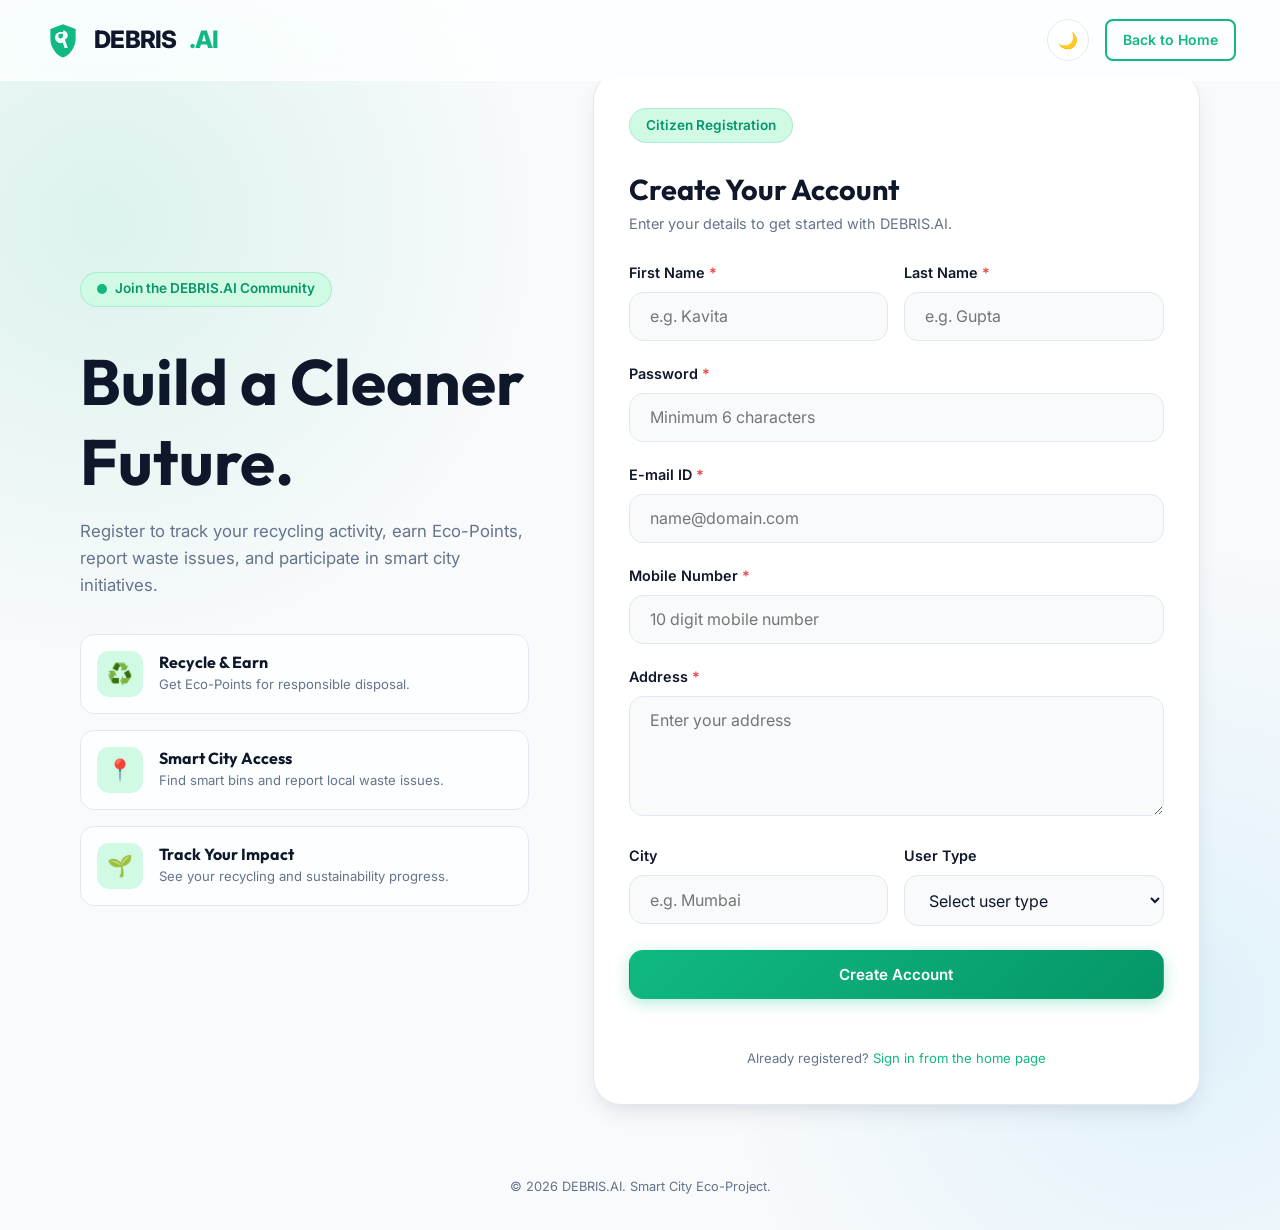
<file: registration.html>
<!DOCTYPE html>
<html lang="en" data-theme="light">
<head>
  <meta charset="UTF-8">
  <meta name="viewport" content="width=device-width, initial-scale=1.0">
  <title>DEBRIS.AI – Registration</title>
  <meta name="description" content="Create a DEBRIS.AI citizen account for smart waste management and eco-rewards.">
  <link rel="preconnect" href="https://fonts.googleapis.com">
  <link rel="preconnect" href="https://fonts.gstatic.com" crossorigin>
  <link href="https://fonts.googleapis.com/css2?family=Inter:wght@300;400;500;600;700&family=Outfit:wght@500;600;700;800&display=swap" rel="stylesheet">
  <link rel="stylesheet" href="style.css">
</head>
<body class="registration-page">

  <header class="header" role="banner">
    <div class="container">
      <nav class="navbar" role="navigation" aria-label="Main Navigation">
        <a href="index.html" class="brand-logo" title="DEBRIS Home">
          <svg viewBox="0 0 24 24" aria-hidden="true">
            <path d="M12 2L4 5v6c0 5.55 3.84 10.74 8 12 4.16-1.26 8-6.45 8-12V5l-8-3zm0 4a3 3 0 0 1 3 3c0 1.25-.76 2.32-1.84 2.76L15 17h-2l-1.12-3.37C11.37 13.9 11 14 10.5 14A3.5 3.5 0 0 1 7 10.5C7 8.57 8.57 7 10.5 7h1.5zm0 2h-1.5a1.5 1.5 0 1 0 0 3 1.5 1.5 0 0 0 1.5-1.5V8z"/>
          </svg>
          DEBRIS<span class="text-highlight">.AI</span>
        </a>
        <div class="nav-actions">
          <button class="btn-icon theme-toggle-btn" aria-label="Toggle Dark/Light Mode" title="Toggle Theme">
            <span class="theme-icon">🌙</span>
          </button>
          <a href="index.html" class="btn btn-outline btn-sm">Back to Home</a>
        </div>
      </nav>
    </div>
  </header>

  <main class="registration-main">
    <div class="container">
      <div class="registration-layout">
        <section class="registration-intro">
          <span class="badge"><span class="pulse-dot"></span> Join the DEBRIS.AI Community</span>
          <h1>Build a <span class="gradient-text">Cleaner Future.</span></h1>
          <p>Register to track your recycling activity, earn Eco-Points, report waste issues, and participate in smart city initiatives.</p>

          <div class="registration-benefits">
            <article class="registration-benefit">
              <span class="benefit-icon">♻️</span>
              <div><h3>Recycle & Earn</h3><p>Get Eco-Points for responsible disposal.</p></div>
            </article>
            <article class="registration-benefit">
              <span class="benefit-icon">📍</span>
              <div><h3>Smart City Access</h3><p>Find smart bins and report local waste issues.</p></div>
            </article>
            <article class="registration-benefit">
              <span class="benefit-icon">🌱</span>
              <div><h3>Track Your Impact</h3><p>See your recycling and sustainability progress.</p></div>
            </article>
          </div>
        </section>

        <section class="registration-card" aria-labelledby="registration-title">
          <div class="registration-card-header">
            <span class="badge">Citizen Registration</span>
            <h2 id="registration-title">Create Your Account</h2>
            <p>Enter your details to get started with DEBRIS.AI.</p>
          </div>

          <form id="registrationForm" novalidate>
            <div class="registration-form-grid">
              <div class="form-group">
                <label for="firstName">First Name <span>*</span></label>
                <input type="text" id="firstName" name="firstName" class="form-control" placeholder="e.g. Kavita" autocomplete="given-name">
                <small id="firstNameError" class="form-error-msg"></small>
              </div>

              <div class="form-group">
                <label for="lastName">Last Name <span>*</span></label>
                <input type="text" id="lastName" name="lastName" class="form-control" placeholder="e.g. Gupta" autocomplete="family-name">
                <small id="lastNameError" class="form-error-msg"></small>
              </div>

              <div class="form-group full-width">
                <label for="password">Password <span>*</span></label>
                <input type="password" id="password" name="password" class="form-control" placeholder="Minimum 6 characters" autocomplete="new-password">
                <small id="passwordError" class="form-error-msg"></small>
              </div>

              <div class="form-group full-width">
                <label for="email">E-mail ID <span>*</span></label>
                <input type="email" id="email" name="email" class="form-control" placeholder="name@domain.com" autocomplete="email">
                <small id="emailError" class="form-error-msg"></small>
              </div>

              <div class="form-group full-width">
                <label for="mobile">Mobile Number <span>*</span></label>
                <input type="tel" id="mobile" name="mobile" class="form-control" placeholder="10 digit mobile number" inputmode="numeric" maxlength="10" autocomplete="tel">
                <small id="mobileError" class="form-error-msg"></small>
              </div>

              <div class="form-group full-width">
                <label for="address">Address <span>*</span></label>
                <textarea id="address" name="address" class="form-control" rows="3" placeholder="Enter your address" autocomplete="street-address"></textarea>
                <small id="addressError" class="form-error-msg"></small>
              </div>

              <div class="form-group">
                <label for="city">City</label>
                <input type="text" id="city" name="city" class="form-control" placeholder="e.g. Mumbai" autocomplete="address-level2">
              </div>

              <div class="form-group">
                <label for="userType">User Type</label>
                <select id="userType" name="userType" class="form-control">
                  <option value="">Select user type</option>
                  <option value="citizen">Citizen</option>
                  <option value="worker">Municipal Worker</option>
                  <option value="authority">Municipal Authority</option>
                </select>
              </div>
            </div>

            <button type="submit" class="btn btn-primary registration-submit">Create Account</button>
            <p id="registrationSuccess" class="registration-success" role="status"></p>
            <p class="registration-login-text">Already registered? <a href="index.html" onclick="event.preventDefault(); window.location.href='index.html';">Sign in from the home page</a></p>
          </form>
        </section>
      </div>
    </div>
  </main>

  <footer class="registration-footer">
    <p>&copy; 2026 DEBRIS.AI. Smart City Eco-Project.</p>
  </footer>

  <script src="script.js"></script>
</body>
</html>
</file>
<file: style.css>
/* ==========================================================================
   DEBRIS - AI-Powered Intelligent Waste Management Platform
   Design System & Styling Sheet (Vanilla CSS3)
   ========================================================================== */

/* --------------------------------------------------------------------------
   1. Design Tokens & CSS Custom Variables
   -------------------------------------------------------------------------- */
:root {
  /* Color Palette - Light Mode (Default) */
  --brand-primary: #10B981;       /* Emerald Green */
  --brand-primary-hover: #059669; /* Darker Emerald */
  --brand-primary-light: #D1FAE5; /* Soft Mint Tint */
  --brand-secondary: #0EA5E9;     /* Smart Cyan */
  --brand-accent: #8B5CF6;        /* Eco Purple */
  
  --bg-main: #F8FAFC;             /* Cool light gray background */
  --bg-surface: #FFFFFF;          /* Pure white card surface */
  --bg-surface-elevated: #FFFFFF;
  --bg-glass: rgba(255, 255, 255, 0.75);
  
  --text-main: #0F172A;            /* Deep dark slate */
  --text-muted: #64748B;           /* Medium slate text */
  --text-light: #94A3B8;           /* Muted secondary text */
  --border-color: #E2E8F0;         /* Soft light border */
  --border-hover: #CBD5E1;
  
  /* Status Colors */
  --status-success: #10B981;
  --status-warning: #F59E0B;
  --status-danger: #EF4444;
  --status-info: #3B82F6;
  
  /* Shadows & Glassmorphism */
  --shadow-sm: 0 1px 3px rgba(0, 0, 0, 0.05), 0 1px 2px rgba(0, 0, 0, 0.1);
  --shadow-md: 0 4px 12px rgba(15, 23, 42, 0.06), 0 2px 4px rgba(15, 23, 42, 0.04);
  --shadow-lg: 0 10px 25px -5px rgba(15, 23, 42, 0.1), 0 8px 10px -6px rgba(15, 23, 42, 0.04);
  --shadow-glow: 0 0 25px rgba(16, 185, 129, 0.25);
  --glass-border: 1px solid rgba(255, 255, 255, 0.6);
  --glass-backdrop: blur(16px) saturate(180%);
  
  /* Layout & Transitions */
  --radius-sm: 8px;
  --radius-md: 14px;
  --radius-lg: 20px;
  --radius-xl: 28px;
  --radius-full: 9999px;
  --transition-fast: 0.2s cubic-bezier(0.4, 0, 0.2, 1);
  --transition-normal: 0.3s cubic-bezier(0.4, 0, 0.2, 1);
  --sidebar-width: 260px;
}

/* Dark Mode Theme Overrides */
[data-theme="dark"] {
  --bg-main: #0B0F19;             /* Ultra-dark slate */
  --bg-surface: #151D2A;          /* Dark surface card background */
  --bg-surface-elevated: #1E293B;
  --bg-glass: rgba(21, 29, 42, 0.8);
  
  --text-main: #F1F5F9;            /* Bright light text */
  --text-muted: #94A3B8;           /* Muted text */
  --text-light: #64748B;
  --border-color: #233044;         /* Dark border */
  --border-hover: #334155;
  
  --shadow-sm: 0 1px 3px rgba(0, 0, 0, 0.3);
  --shadow-md: 0 4px 14px rgba(0, 0, 0, 0.4);
  --shadow-lg: 0 12px 30px rgba(0, 0, 0, 0.5);
  --glass-border: 1px solid rgba(255, 255, 255, 0.08);
}

/* --------------------------------------------------------------------------
   2. Reset & Typography
   -------------------------------------------------------------------------- */
* {
  margin: 0;
  padding: 0;
  box-sizing: border-box;
}

html {
  scroll-behavior: smooth;
  font-size: 16px;
}

body {
  font-family: 'Inter', -apple-system, BlinkMacSystemFont, 'Segoe UI', Roboto, Helvetica, Arial, sans-serif;
  background-color: var(--bg-main);
  color: var(--text-main);
  line-height: 1.6;
  transition: background-color var(--transition-normal), color var(--transition-normal);
  overflow-x: hidden;
}

h1, h2, h3, h4, h5, h6 {
  font-family: 'Outfit', 'Inter', sans-serif;
  font-weight: 700;
  line-height: 1.25;
  color: var(--text-main);
}

a {
  color: var(--brand-primary);
  text-decoration: none;
  transition: color var(--transition-fast);
}

a:hover {
  color: var(--brand-primary-hover);
}

ul, ol {
  list-style: none;
}

img, svg {
  max-width: 100%;
  height: auto;
  display: block;
}

button, input, select, textarea {
  font-family: inherit;
  font-size: inherit;
  outline: none;
}

/* Container */
.container {
  width: 100%;
  max-width: 1240px;
  margin: 0 auto;
  padding: 0 1.5rem;
}

/* Section Header Utility */
.section-header {
  text-align: center;
  max-width: 720px;
  margin: 0 auto 3.5rem auto;
}

.badge {
  display: inline-flex;
  align-items: center;
  gap: 0.5rem;
  padding: 0.35rem 1rem;
  background: var(--brand-primary-light);
  color: var(--brand-primary-hover);
  font-size: 0.85rem;
  font-weight: 600;
  border-radius: var(--radius-full);
  margin-bottom: 1rem;
  border: 1px solid rgba(16, 185, 129, 0.2);
}

[data-theme="dark"] .badge {
  background: rgba(16, 185, 129, 0.15);
  color: #34D399;
}

.section-title {
  font-size: 2.25rem;
  font-weight: 800;
  margin-bottom: 1rem;
  letter-spacing: -0.02em;
}

.section-description {
  font-size: 1.1rem;
  color: var(--text-muted);
}

/* --------------------------------------------------------------------------
   3. Buttons & Component Controls
   -------------------------------------------------------------------------- */
.btn {
  display: inline-flex;
  align-items: center;
  justify-content: center;
  gap: 0.5rem;
  padding: 0.85rem 1.75rem;
  font-size: 0.95rem;
  font-weight: 600;
  border-radius: var(--radius-md);
  border: 1px solid transparent;
  cursor: pointer;
  transition: all var(--transition-fast);
  white-space: nowrap;
}

.btn-primary {
  background: linear-gradient(135deg, var(--brand-primary) 0%, var(--brand-primary-hover) 100%);
  color: #FFFFFF;
  box-shadow: 0 4px 15px rgba(16, 185, 129, 0.3);
}

.btn-primary:hover {
  transform: translateY(-2px);
  box-shadow: 0 8px 25px rgba(16, 185, 129, 0.4);
  color: #FFFFFF;
}

.btn-secondary {
  background: var(--bg-surface);
  color: var(--text-main);
  border-color: var(--border-color);
  box-shadow: var(--shadow-sm);
}

.btn-secondary:hover {
  border-color: var(--brand-primary);
  color: var(--brand-primary);
  transform: translateY(-2px);
}

.btn-outline {
  background: transparent;
  color: var(--brand-primary);
  border: 2px solid var(--brand-primary);
}

.btn-outline:hover {
  background: var(--brand-primary);
  color: #FFFFFF;
}

.btn-sm {
  padding: 0.5rem 1rem;
  font-size: 0.875rem;
  border-radius: var(--radius-sm);
}

.btn-icon {
  width: 42px;
  height: 42px;
  padding: 0;
  border-radius: var(--radius-full);
  display: inline-flex;
  align-items: center;
  justify-content: center;
  background: var(--bg-surface);
  border: 1px solid var(--border-color);
  color: var(--text-main);
  cursor: pointer;
  transition: all var(--transition-fast);
}

.btn-icon:hover {
  background: var(--brand-primary-light);
  color: var(--brand-primary-hover);
  border-color: var(--brand-primary);
}

/* --------------------------------------------------------------------------
   4. Landing Page Header & Navigation
   -------------------------------------------------------------------------- */
.header {
  position: fixed;
  top: 0;
  left: 0;
  width: 100%;
  z-index: 1000;
  background: var(--bg-glass);
  backdrop-filter: var(--glass-backdrop);
  -webkit-backdrop-filter: var(--glass-backdrop);
  border-bottom: var(--glass-border);
  transition: all var(--transition-normal);
}

.navbar {
  display: flex;
  align-items: center;
  justify-content: space-between;
  height: 80px;
}

.brand-logo {
  display: flex;
  align-items: center;
  gap: 0.75rem;
  font-size: 1.5rem;
  font-weight: 800;
  color: var(--text-main);
  letter-spacing: -0.03em;
}

.brand-logo svg {
  width: 38px;
  height: 38px;
  fill: var(--brand-primary);
}

.brand-logo span.text-highlight {
  color: var(--brand-primary);
}

.nav-menu {
  display: flex;
  align-items: center;
  gap: 2rem;
}

.nav-link {
  font-weight: 500;
  font-size: 0.95rem;
  color: var(--text-muted);
  position: relative;
  padding: 0.5rem 0;
}

.nav-link:hover, .nav-link.active {
  color: var(--brand-primary);
}

.nav-link::after {
  content: '';
  position: absolute;
  bottom: 0;
  left: 0;
  width: 0%;
  height: 2px;
  background: var(--brand-primary);
  transition: width var(--transition-fast);
  border-radius: 2px;
}

.nav-link:hover::after, .nav-link.active::after {
  width: 100%;
}

.nav-actions {
  display: flex;
  align-items: center;
  gap: 1rem;
}

.hamburger-btn {
  display: none;
  background: none;
  border: none;
  font-size: 1.5rem;
  color: var(--text-main);
  cursor: pointer;
}

/* --------------------------------------------------------------------------
   5. Hero Section
   -------------------------------------------------------------------------- */
.hero {
  position: relative;
  padding: 160px 0 100px 0;
  overflow: hidden;
  background: radial-gradient(circle at 10% 20%, rgba(16, 185, 129, 0.08) 0%, transparent 40%),
              radial-gradient(circle at 90% 80%, rgba(14, 165, 233, 0.08) 0%, transparent 40%);
}

.hero-grid {
  display: grid;
  grid-template-columns: 1fr 1fr;
  gap: 3rem;
  align-items: center;
}

.hero-content h1 {
  font-size: 3.25rem;
  font-weight: 800;
  margin-bottom: 1.25rem;
  letter-spacing: -0.03em;
}

.hero-content h1 .gradient-text {
  background: linear-gradient(135deg, var(--brand-primary) 0%, var(--brand-secondary) 100%);
  -webkit-background-clip: text;
  -webkit-text-fill-color: transparent;
}

.hero-description {
  font-size: 1.15rem;
  color: var(--text-muted);
  margin-bottom: 2rem;
  max-width: 540px;
}

.hero-buttons {
  display: flex;
  gap: 1rem;
  flex-wrap: wrap;
  margin-bottom: 2.5rem;
}

.hero-stats-mini {
  display: flex;
  gap: 2rem;
  padding-top: 2rem;
  border-top: 1px solid var(--border-color);
}

.mini-stat-item h4 {
  font-size: 1.5rem;
  color: var(--brand-primary);
}

.mini-stat-item p {
  font-size: 0.85rem;
  color: var(--text-muted);
}

/* Hero Visual / Glass Card */
.hero-visual {
  position: relative;
  display: flex;
  justify-content: center;
}

.hero-card {
  width: 100%;
  max-width: 480px;
  background: var(--bg-surface);
  border: var(--glass-border);
  border-radius: var(--radius-xl);
  padding: 2rem;
  box-shadow: var(--shadow-lg);
  position: relative;
  z-index: 2;
  transition: transform var(--transition-normal);
}

.hero-card:hover {
  transform: translateY(-6px);
}

.ai-badge-header {
  display: flex;
  align-items: center;
  justify-content: space-between;
  margin-bottom: 1.5rem;
}

.ai-status-indicator {
  display: flex;
  align-items: center;
  gap: 0.5rem;
  font-size: 0.85rem;
  font-weight: 600;
  color: var(--brand-primary);
}

.pulse-dot {
  width: 10px;
  height: 10px;
  background-color: var(--brand-primary);
  border-radius: 50%;
  box-shadow: 0 0 0 0 rgba(16, 185, 129, 0.7);
  animation: pulse-ring 1.8s infinite;
}

@keyframes pulse-ring {
  0% {
    transform: scale(0.95);
    box-shadow: 0 0 0 0 rgba(16, 185, 129, 0.7);
  }
  70% {
    transform: scale(1);
    box-shadow: 0 0 0 10px rgba(16, 185, 129, 0);
  }
  100% {
    transform: scale(0.95);
    box-shadow: 0 0 0 0 rgba(16, 185, 129, 0);
  }
}

.bin-visual-demo {
  background: var(--bg-main);
  border-radius: var(--radius-lg);
  padding: 1.5rem;
  text-align: center;
  margin-bottom: 1.5rem;
  border: 1px solid var(--border-color);
}

.bin-icon-wrapper {
  width: 70px;
  height: 70px;
  margin: 0 auto 1rem auto;
  background: var(--brand-primary-light);
  border-radius: 50%;
  display: flex;
  align-items: center;
  justify-content: center;
  color: var(--brand-primary-hover);
}

.fill-bar-container {
  width: 100%;
  height: 12px;
  background: var(--border-color);
  border-radius: var(--radius-full);
  overflow: hidden;
  margin-top: 1rem;
}

.fill-bar-progress {
  height: 100%;
  width: 68%;
  background: linear-gradient(90deg, var(--brand-primary) 0%, #34D399 100%);
  border-radius: var(--radius-full);
  transition: width 1s ease-in-out;
}

/* Floating Elements */
.floating-element {
  position: absolute;
  background: var(--bg-surface);
  border: 1px solid var(--border-color);
  padding: 0.85rem 1.25rem;
  border-radius: var(--radius-md);
  box-shadow: var(--shadow-md);
  display: flex;
  align-items: center;
  gap: 0.75rem;
  z-index: 3;
  animation: float 4s ease-in-out infinite alternate;
}

.floating-element-1 {
  top: -20px;
  right: -20px;
}

.floating-element-2 {
  bottom: -20px;
  left: -20px;
  animation-delay: 2s;
}

@keyframes float {
  0% { transform: translateY(0px); }
  100% { transform: translateY(-12px); }
}

/* --------------------------------------------------------------------------
   6. About Section
   -------------------------------------------------------------------------- */
.about {
  padding: 100px 0;
  background: var(--bg-surface);
}

.about-grid {
  display: grid;
  grid-template-columns: 1fr 1fr;
  gap: 4rem;
  align-items: center;
}

.about-image-card {
  position: relative;
  border-radius: var(--radius-xl);
  overflow: hidden;
  box-shadow: var(--shadow-lg);
  border: 1px solid var(--border-color);
  background: linear-gradient(135deg, rgba(16, 185, 129, 0.1) 0%, rgba(14, 165, 233, 0.1) 100%);
  padding: 2rem;
}

.about-pillars {
  display: grid;
  grid-template-columns: 1fr 1fr;
  gap: 1.5rem;
  margin-top: 2rem;
}

.pillar-item {
  display: flex;
  align-items: flex-start;
  gap: 1rem;
}

.pillar-icon {
  width: 44px;
  height: 44px;
  border-radius: var(--radius-sm);
  background: var(--brand-primary-light);
  color: var(--brand-primary-hover);
  display: flex;
  align-items: center;
  justify-content: center;
  flex-shrink: 0;
}

/* --------------------------------------------------------------------------
   7. Features Section (8 Cards Grid)
   -------------------------------------------------------------------------- */
.features {
  padding: 100px 0;
  background: var(--bg-main);
}

.features-grid {
  display: grid;
  grid-template-columns: repeat(auto-fit, minmax(280px, 1fr));
  gap: 2rem;
}

.feature-card {
  background: var(--bg-surface);
  border: 1px solid var(--border-color);
  border-radius: var(--radius-lg);
  padding: 2rem;
  transition: all var(--transition-normal);
  position: relative;
  overflow: hidden;
}

.feature-card:hover {
  transform: translateY(-8px);
  border-color: var(--brand-primary);
  box-shadow: var(--shadow-lg);
}

.feature-card::before {
  content: '';
  position: absolute;
  top: 0;
  left: 0;
  width: 100%;
  height: 4px;
  background: linear-gradient(90deg, var(--brand-primary), var(--brand-secondary));
  opacity: 0;
  transition: opacity var(--transition-fast);
}

.feature-card:hover::before {
  opacity: 1;
}

.feature-icon-box {
  width: 56px;
  height: 56px;
  background: var(--brand-primary-light);
  color: var(--brand-primary-hover);
  border-radius: var(--radius-md);
  display: flex;
  align-items: center;
  justify-content: center;
  margin-bottom: 1.5rem;
  font-size: 1.5rem;
}

.feature-card h3 {
  font-size: 1.25rem;
  margin-bottom: 0.75rem;
}

.feature-card p {
  color: var(--text-muted);
  font-size: 0.95rem;
}

/* --------------------------------------------------------------------------
   8. Live AI Waste Scanner Interactive Demo
   -------------------------------------------------------------------------- */
.ai-scanner-section {
  padding: 100px 0;
  background: linear-gradient(180deg, var(--bg-main) 0%, var(--bg-surface) 100%);
}

.scanner-container {
  max-width: 900px;
  margin: 0 auto;
  background: var(--bg-surface);
  border: var(--glass-border);
  border-radius: var(--radius-xl);
  padding: 2.5rem;
  box-shadow: var(--shadow-lg);
  border: 1px solid var(--border-color);
}

.scanner-controls {
  display: flex;
  gap: 1rem;
  justify-content: center;
  flex-wrap: wrap;
  margin-bottom: 2rem;
}

.scanner-preset-btn {
  padding: 0.75rem 1.25rem;
  border-radius: var(--radius-md);
  border: 1px solid var(--border-color);
  background: var(--bg-main);
  color: var(--text-main);
  cursor: pointer;
  font-weight: 600;
  display: flex;
  align-items: center;
  gap: 0.5rem;
  transition: all var(--transition-fast);
}

.scanner-preset-btn:hover, .scanner-preset-btn.active {
  border-color: var(--brand-primary);
  background: var(--brand-primary-light);
  color: var(--brand-primary-hover);
}

.scanner-preview-area {
  display: grid;
  grid-template-columns: 1fr 1fr;
  gap: 2rem;
  align-items: center;
  background: var(--bg-main);
  border-radius: var(--radius-lg);
  padding: 2rem;
  border: 1px dashed var(--border-color);
}

.scanner-viewport {
  position: relative;
  aspect-ratio: 4/3;
  background: #000000;
  border-radius: var(--radius-md);
  overflow: hidden;
  display: flex;
  align-items: center;
  justify-content: center;
  color: #FFFFFF;
}

.scanner-viewport img {
  width: 100%;
  height: 100%;
  object-fit: cover;
}

.scan-laser-line {
  position: absolute;
  top: 0;
  left: 0;
  width: 100%;
  height: 4px;
  background: var(--brand-primary);
  box-shadow: 0 0 15px var(--brand-primary);
  animation: laser-scan 2.5s infinite ease-in-out;
  display: none;
}

.scanner-viewport.scanning .scan-laser-line {
  display: block;
}

@keyframes laser-scan {
  0% { top: 0%; }
  50% { top: 100%; }
  100% { top: 0%; }
}

.scan-results-box {
  display: flex;
  flex-direction: column;
  gap: 1rem;
}

.result-card {
  background: var(--bg-surface);
  border: 1px solid var(--border-color);
  padding: 1.25rem;
  border-radius: var(--radius-md);
}

.confidence-bar {
  height: 8px;
  background: var(--border-color);
  border-radius: var(--radius-full);
  margin-top: 0.5rem;
  overflow: hidden;
}

.confidence-fill {
  height: 100%;
  background: var(--brand-primary);
  width: 0%;
  transition: width 0.8s cubic-bezier(0.4, 0, 0.2, 1);
}

/* --------------------------------------------------------------------------
   9. Statistics Section (Animated Counters)
   -------------------------------------------------------------------------- */
.stats-section {
  padding: 90px 0;
  background: linear-gradient(135deg, #0F172A 0%, #1E293B 100%);
  color: #FFFFFF;
  position: relative;
}

.stats-grid {
  display: grid;
  grid-template-columns: repeat(auto-fit, minmax(220px, 1fr));
  gap: 2.5rem;
  text-align: center;
}

.stat-box {
  padding: 1.5rem;
}

.stat-number {
  font-size: 3.25rem;
  font-weight: 800;
  color: #34D399;
  font-family: 'Outfit', sans-serif;
  margin-bottom: 0.5rem;
}

.stat-label {
  font-size: 1.05rem;
  color: #94A3B8;
  font-weight: 500;
}

/* --------------------------------------------------------------------------
   10. Contact Section & Form
   -------------------------------------------------------------------------- */
.contact-section {
  padding: 100px 0;
  background: var(--bg-surface);
}

.contact-grid {
  display: grid;
  grid-template-columns: 1fr 1.2fr;
  gap: 4rem;
}

.contact-info-box h3 {
  font-size: 1.75rem;
  margin-bottom: 1rem;
}

.contact-info-list {
  display: flex;
  flex-direction: column;
  gap: 1.5rem;
  margin-top: 2rem;
}

.contact-item {
  display: flex;
  align-items: center;
  gap: 1rem;
}

.contact-icon {
  width: 48px;
  height: 48px;
  border-radius: 50%;
  background: var(--brand-primary-light);
  color: var(--brand-primary-hover);
  display: flex;
  align-items: center;
  justify-content: center;
  font-size: 1.25rem;
}

.contact-form-card {
  background: var(--bg-main);
  border: 1px solid var(--border-color);
  padding: 2.5rem;
  border-radius: var(--radius-xl);
  box-shadow: var(--shadow-md);
}

.form-group {
  margin-bottom: 1.5rem;
}

.form-group label {
  display: block;
  font-weight: 600;
  font-size: 0.9rem;
  margin-bottom: 0.5rem;
  color: var(--text-main);
}

.form-control {
  width: 100%;
  padding: 0.85rem 1.25rem;
  border-radius: var(--radius-md);
  border: 1px solid var(--border-color);
  background: var(--bg-surface);
  color: var(--text-main);
  transition: border-color var(--transition-fast), box-shadow var(--transition-fast);
}

.form-control:focus {
  border-color: var(--brand-primary);
  box-shadow: 0 0 0 4px rgba(16, 185, 129, 0.15);
}

textarea.form-control {
  resize: vertical;
  min-height: 120px;
}

.form-error-msg {
  color: var(--status-danger);
  font-size: 0.8rem;
  margin-top: 0.35rem;
  display: none;
}

/* --------------------------------------------------------------------------
   11. Footer
   -------------------------------------------------------------------------- */
.footer {
  background: #0F172A;
  color: #94A3B8;
  padding: 80px 0 30px 0;
  border-top: 1px solid #1E293B;
}

.footer-grid {
  display: grid;
  grid-template-columns: 2fr 1fr 1fr 1.5fr;
  gap: 3rem;
  margin-bottom: 4rem;
}

.footer-brand h2 {
  color: #FFFFFF;
  font-size: 1.5rem;
  margin-bottom: 1rem;
}

.footer-brand p {
  max-width: 320px;
  font-size: 0.95rem;
  line-height: 1.6;
}

.footer-title {
  color: #FFFFFF;
  font-size: 1.1rem;
  font-weight: 700;
  margin-bottom: 1.5rem;
}

.footer-links {
  display: flex;
  flex-direction: column;
  gap: 0.85rem;
}

.footer-links a {
  color: #94A3B8;
}

.footer-links a:hover {
  color: var(--brand-primary);
}

.social-links {
  display: flex;
  gap: 1rem;
  margin-top: 1.5rem;
}

.social-btn {
  width: 40px;
  height: 40px;
  border-radius: 50%;
  background: #1E293B;
  color: #FFFFFF;
  display: flex;
  align-items: center;
  justify-content: center;
  transition: all var(--transition-fast);
}

.social-btn:hover {
  background: var(--brand-primary);
  transform: translateY(-3px);
}

.footer-bottom {
  border-top: 1px solid #1E293B;
  padding-top: 2rem;
  display: flex;
  align-items: center;
  justify-content: space-between;
  font-size: 0.9rem;
}

/* --------------------------------------------------------------------------
   12. Dashboard Specific Layout & Components
   -------------------------------------------------------------------------- */
.dashboard-body {
  display: flex;
  min-height: 100vh;
  background-color: var(--bg-main);
}

/* Dashboard Top Navigation */
.dashboard-topbar {
  position: fixed;
  top: 0;
  left: 0;
  width: 100%;
  height: 70px;
  background: var(--bg-surface);
  border-bottom: 1px solid var(--border-color);
  z-index: 900;
  display: flex;
  align-items: center;
  justify-content: space-between;
  padding: 0 1.5rem;
}

.topbar-left {
  display: flex;
  align-items: center;
  gap: 1.5rem;
}

.sidebar-toggle-btn {
  background: none;
  border: none;
  color: var(--text-main);
  font-size: 1.35rem;
  cursor: pointer;
  padding: 0.5rem;
  border-radius: var(--radius-sm);
}

.sidebar-toggle-btn:hover {
  background: var(--bg-main);
}

.topbar-search {
  position: relative;
  width: 320px;
}

.topbar-search input {
  width: 100%;
  padding: 0.5rem 1rem 0.5rem 2.5rem;
  border-radius: var(--radius-full);
  border: 1px solid var(--border-color);
  background: var(--bg-main);
  font-size: 0.875rem;
  color: var(--text-main);
}

.topbar-search svg {
  position: absolute;
  left: 0.85rem;
  top: 50%;
  transform: translateY(-50%);
  color: var(--text-muted);
  width: 18px;
  height: 18px;
}

.topbar-right {
  display: flex;
  align-items: center;
  gap: 1.25rem;
}

.user-profile-pill {
  display: flex;
  align-items: center;
  gap: 0.75rem;
  padding: 0.35rem 0.75rem 0.35rem 0.35rem;
  border-radius: var(--radius-full);
  border: 1px solid var(--border-color);
  background: var(--bg-surface);
  cursor: pointer;
}

.avatar-circle {
  width: 36px;
  height: 36px;
  border-radius: 50%;
  background: linear-gradient(135deg, var(--brand-primary), var(--brand-secondary));
  color: #FFFFFF;
  display: flex;
  align-items: center;
  justify-content: center;
  font-weight: 700;
  font-size: 0.9rem;
}

/* Collapsible Sidebar */
.dashboard-sidebar {
  position: fixed;
  top: 70px;
  left: 0;
  width: var(--sidebar-width);
  height: calc(100vh - 70px);
  background: var(--bg-surface);
  border-right: 1px solid var(--border-color);
  padding: 1.5rem 1rem;
  display: flex;
  flex-direction: column;
  justify-content: space-between;
  transition: transform var(--transition-normal), width var(--transition-normal);
  z-index: 850;
  overflow-y: auto;
}

.dashboard-sidebar.collapsed {
  transform: translateX(-100%);
}

.sidebar-nav-list {
  display: flex;
  flex-direction: column;
  gap: 0.5rem;
}

.sidebar-nav-item a {
  display: flex;
  align-items: center;
  gap: 0.85rem;
  padding: 0.85rem 1rem;
  border-radius: var(--radius-md);
  color: var(--text-muted);
  font-weight: 600;
  font-size: 0.95rem;
  transition: all var(--transition-fast);
}

.sidebar-nav-item a:hover, .sidebar-nav-item a.active {
  background: var(--brand-primary-light);
  color: var(--brand-primary-hover);
}

[data-theme="dark"] .sidebar-nav-item a:hover,
[data-theme="dark"] .sidebar-nav-item a.active {
  background: rgba(16, 185, 129, 0.15);
  color: #34D399;
}

.sidebar-nav-item svg {
  width: 20px;
  height: 20px;
}

/* Dashboard Main Content Area */
.dashboard-main {
  margin-top: 70px;
  margin-left: var(--sidebar-width);
  width: calc(100% - var(--sidebar-width));
  padding: 2rem;
  transition: margin-left var(--transition-normal), width var(--transition-normal);
}

.dashboard-main.expanded {
  margin-left: 0;
  width: 100%;
}

.dashboard-header-bar {
  display: flex;
  align-items: center;
  justify-content: space-between;
  margin-bottom: 2rem;
}

/* Dashboard Stat Cards */
.stats-cards-grid {
  display: grid;
  grid-template-columns: repeat(auto-fit, minmax(240px, 1fr));
  gap: 1.5rem;
  margin-bottom: 2rem;
}

.dashboard-stat-card {
  background: var(--bg-surface);
  border: 1px solid var(--border-color);
  border-radius: var(--radius-lg);
  padding: 1.5rem;
  box-shadow: var(--shadow-sm);
  display: flex;
  align-items: center;
  gap: 1.25rem;
  transition: transform var(--transition-fast);
}

.dashboard-stat-card:hover {
  transform: translateY(-4px);
  box-shadow: var(--shadow-md);
}

.stat-icon-wrapper {
  width: 54px;
  height: 54px;
  border-radius: var(--radius-md);
  display: flex;
  align-items: center;
  justify-content: center;
  font-size: 1.5rem;
  flex-shrink: 0;
}

.stat-icon-green { background: var(--brand-primary-light); color: var(--brand-primary-hover); }
.stat-icon-blue { background: rgba(14, 165, 233, 0.15); color: #0EA5E9; }
.stat-icon-purple { background: rgba(139, 92, 246, 0.15); color: #8B5CF6; }
.stat-icon-orange { background: rgba(245, 158, 11, 0.15); color: #F59E0B; }

.stat-card-info h3 {
  font-size: 1.75rem;
  margin-bottom: 0.15rem;
}

.stat-card-info p {
  color: var(--text-muted);
  font-size: 0.85rem;
  font-weight: 500;
}

/* Dashboard 2 Column Layout */
.dashboard-grid-2col {
  display: grid;
  grid-template-columns: 2fr 1fr;
  gap: 1.75rem;
  margin-bottom: 2rem;
}

.dashboard-card-section {
  background: var(--bg-surface);
  border: 1px solid var(--border-color);
  border-radius: var(--radius-lg);
  padding: 1.75rem;
  box-shadow: var(--shadow-sm);
  margin-bottom: 1.75rem;
}

.card-section-title {
  display: flex;
  align-items: center;
  justify-content: space-between;
  margin-bottom: 1.5rem;
}

/* Data Table */
.table-responsive {
  width: 100%;
  overflow-x: auto;
}

.custom-table {
  width: 100%;
  border-collapse: collapse;
  text-align: left;
  font-size: 0.9rem;
}

.custom-table th {
  background: var(--bg-main);
  padding: 0.85rem 1rem;
  color: var(--text-muted);
  font-weight: 600;
  border-bottom: 1px solid var(--border-color);
}

.custom-table td {
  padding: 1rem;
  border-bottom: 1px solid var(--border-color);
  color: var(--text-main);
}

.status-badge {
  display: inline-flex;
  align-items: center;
  gap: 0.35rem;
  padding: 0.25rem 0.75rem;
  border-radius: var(--radius-full);
  font-size: 0.75rem;
  font-weight: 700;
  text-transform: uppercase;
}

.status-verified { background: rgba(16, 185, 129, 0.15); color: #10B981; }
.status-pending { background: rgba(245, 158, 11, 0.15); color: #F59E0B; }
.status-full { background: rgba(239, 68, 68, 0.15); color: #EF4444; }

/* Nearby Bins Cards */
.nearby-bins-grid {
  display: grid;
  grid-template-columns: repeat(auto-fit, minmax(260px, 1fr));
  gap: 1.25rem;
}

.bin-card {
  background: var(--bg-main);
  border: 1px solid var(--border-color);
  border-radius: var(--radius-md);
  padding: 1.25rem;
  display: flex;
  flex-direction: column;
  gap: 0.85rem;
}

.bin-header {
  display: flex;
  justify-content: space-between;
  align-items: center;
}

/* Leaderboard List */
.leaderboard-list {
  display: flex;
  flex-direction: column;
  gap: 1rem;
}

.leaderboard-item {
  display: flex;
  align-items: center;
  justify-content: space-between;
  padding: 0.85rem;
  background: var(--bg-main);
  border-radius: var(--radius-md);
  border: 1px solid var(--border-color);
}

.user-rank {
  font-weight: 800;
  width: 28px;
  height: 28px;
  border-radius: 50%;
  display: flex;
  align-items: center;
  justify-content: center;
  font-size: 0.85rem;
}

.rank-1 { background: #FCD34D; color: #78350F; }
.rank-2 { background: #E2E8F0; color: #334155; }
.rank-3 { background: #FDBA74; color: #7C2D12; }
.rank-other { background: var(--bg-surface); color: var(--text-muted); }

/* Reward Cards */
.rewards-grid {
  display: grid;
  grid-template-columns: repeat(auto-fit, minmax(220px, 1fr));
  gap: 1.25rem;
}

.reward-card {
  background: var(--bg-main);
  border: 1px solid var(--border-color);
  border-radius: var(--radius-md);
  padding: 1.25rem;
  text-align: center;
  display: flex;
  flex-direction: column;
  align-items: center;
  gap: 0.75rem;
}

.reward-icon {
  font-size: 2.25rem;
}

/* --------------------------------------------------------------------------
   13. Modals & Toast Notification System
   -------------------------------------------------------------------------- */
.modal-overlay {
  position: fixed;
  top: 0;
  left: 0;
  width: 100%;
  height: 100%;
  background: rgba(15, 23, 42, 0.6);
  backdrop-filter: blur(8px);
  z-index: 2000;
  display: flex;
  align-items: center;
  justify-content: center;
  opacity: 0;
  visibility: hidden;
  transition: all var(--transition-normal);
}

.modal-overlay.active {
  opacity: 1;
  visibility: visible;
}

.modal-box {
  background: var(--bg-surface);
  border-radius: var(--radius-xl);
  border: 1px solid var(--border-color);
  padding: 2.5rem;
  max-width: 500px;
  width: 90%;
  box-shadow: var(--shadow-lg);
  transform: scale(0.9);
  transition: transform var(--transition-normal);
  position: relative;
}

.modal-overlay.active .modal-box {
  transform: scale(1);
}

.modal-close-btn {
  position: absolute;
  top: 1.25rem;
  right: 1.25rem;
  background: none;
  border: none;
  font-size: 1.25rem;
  color: var(--text-muted);
  cursor: pointer;
}

/* Toast Container */
#toast-container {
  position: fixed;
  bottom: 2rem;
  right: 2rem;
  z-index: 3000;
  display: flex;
  flex-direction: column;
  gap: 0.75rem;
}

.toast {
  background: var(--bg-surface);
  color: var(--text-main);
  border-left: 4px solid var(--brand-primary);
  padding: 1rem 1.5rem;
  border-radius: var(--radius-md);
  box-shadow: var(--shadow-lg);
  display: flex;
  align-items: center;
  gap: 0.85rem;
  min-width: 280px;
  animation: toast-slide-in 0.3s ease-out forwards;
}

@keyframes toast-slide-in {
  from { transform: translateX(100%); opacity: 0; }
  to { transform: translateX(0); opacity: 1; }
}

/* --------------------------------------------------------------------------
   14. Responsive Media Queries
   -------------------------------------------------------------------------- */
@media (max-width: 1024px) {
  .hero-grid, .about-grid, .contact-grid, .dashboard-grid-2col {
    grid-template-columns: 1fr;
  }
  
  .dashboard-sidebar {
    transform: translateX(-100%);
  }
  
  .dashboard-sidebar.mobile-open {
    transform: translateX(0);
  }
  
  .dashboard-main {
    margin-left: 0;
    width: 100%;
  }
  
  .footer-grid {
    grid-template-columns: 1fr 1fr;
  }
}

@media (max-width: 768px) {
  .nav-menu {
    position: fixed;
    top: 80px;
    left: 0;
    width: 100%;
    background: var(--bg-surface);
    flex-direction: column;
    padding: 2rem;
    box-shadow: var(--shadow-lg);
    transform: translateY(-150%);
    transition: transform var(--transition-normal);
  }
  
  .nav-menu.active {
    transform: translateY(0);
  }
  
  .hamburger-btn {
    display: block;
  }
  
  .hero-content h1 {
    font-size: 2.25rem;
  }
  
  .section-title {
    font-size: 1.75rem;
  }

  .scanner-preview-area {
    grid-template-columns: 1fr;
  }

  .footer-grid {
    grid-template-columns: 1fr;
  }
  
  .footer-bottom {
    flex-direction: column;
    gap: 1rem;
    text-align: center;
  }
}

/* ==========================================================================
   REGISTRATION PAGE
   ========================================================================== */
.registration-page {
  min-height: 100vh;
  background:
    radial-gradient(circle at 8% 18%, rgba(16, 185, 129, 0.12), transparent 28%),
    radial-gradient(circle at 92% 82%, rgba(14, 165, 233, 0.10), transparent 30%),
    var(--bg-main);
}

.registration-main {
  padding: 4.5rem 0;
}

.registration-layout {
  display: grid;
  grid-template-columns: 0.85fr 1.15fr;
  gap: 4rem;
  align-items: center;
  max-width: 1120px;
  margin: 0 auto;
}

.registration-intro h1 {
  font-size: clamp(2.6rem, 5vw, 4.4rem);
  margin: 1.2rem 0 1rem;
}

.registration-intro > p {
  max-width: 520px;
  color: var(--text-muted);
  font-size: 1.05rem;
}

.registration-benefits {
  display: grid;
  gap: 1rem;
  margin-top: 2.2rem;
}

.registration-benefit {
  display: flex;
  gap: 1rem;
  align-items: center;
  padding: 1rem;
  border: 1px solid var(--border-color);
  border-radius: var(--radius-md);
  background: var(--bg-glass);
  backdrop-filter: var(--glass-backdrop);
}

.benefit-icon {
  width: 46px;
  height: 46px;
  display: grid;
  place-items: center;
  border-radius: 12px;
  background: var(--brand-primary-light);
  font-size: 1.3rem;
  flex-shrink: 0;
}

.registration-benefit h3 {
  font-size: 1rem;
  margin-bottom: 0.15rem;
}

.registration-benefit p {
  color: var(--text-muted);
  font-size: 0.82rem;
}

.registration-card {
  padding: 2.2rem;
  border: 1px solid var(--border-color);
  border-radius: var(--radius-xl);
  background: var(--bg-surface);
  box-shadow: var(--shadow-lg);
}

.registration-card-header {
  margin-bottom: 1.6rem;
}

.registration-card-header h2 {
  font-size: 1.8rem;
  margin: 0.75rem 0 0.3rem;
}

.registration-card-header p {
  color: var(--text-muted);
  font-size: 0.9rem;
}

.registration-form-grid {
  display: grid;
  grid-template-columns: 1fr 1fr;
  gap: 0 1rem;
}

.registration-form-grid .full-width {
  grid-column: 1 / -1;
}

.registration-card .form-group {
  margin-bottom: 1rem;
}

.registration-card .form-group label span {
  color: var(--status-danger);
}

.registration-card .form-control {
  background: var(--bg-main);
  transition: border-color var(--transition-fast), box-shadow var(--transition-fast);
}

.registration-card .form-control:focus {
  border-color: var(--brand-primary);
  box-shadow: 0 0 0 3px rgba(16, 185, 129, 0.12);
}

.registration-card .form-control.input-error {
  border-color: var(--status-danger);
  box-shadow: 0 0 0 3px rgba(239, 68, 68, 0.08);
}

.registration-card .form-error-msg {
  display: block;
  min-height: 0;
  margin-top: 0.3rem;
  color: var(--status-danger);
  font-size: 0.75rem;
}

.registration-submit {
  width: 100%;
  margin-top: 0.5rem;
}

.registration-success {
  min-height: 1.4rem;
  margin-top: 0.9rem;
  color: var(--status-success);
  text-align: center;
  font-weight: 600;
}

.registration-login-text {
  margin-top: 0.8rem;
  color: var(--text-muted);
  text-align: center;
  font-size: 0.82rem;
}

.registration-footer {
  padding: 0 1rem 2rem;
  text-align: center;
  color: var(--text-muted);
  font-size: 0.8rem;
}

@media (max-width: 900px) {
  .registration-layout {
    grid-template-columns: 1fr;
    gap: 2rem;
    max-width: 680px;
  }
  .registration-intro {
    text-align: center;
  }
  .registration-intro > p {
    margin: 0 auto;
  }
}

@media (max-width: 560px) {
  .registration-main {
    padding: 2rem 0;
  }
  .registration-card {
    padding: 1.35rem;
    border-radius: var(--radius-lg);
  }
  .registration-form-grid {
    grid-template-columns: 1fr;
  }
  .registration-form-grid .full-width {
    grid-column: auto;
  }
  .registration-intro h1 {
    font-size: 2.5rem;
  }
}
</file>
